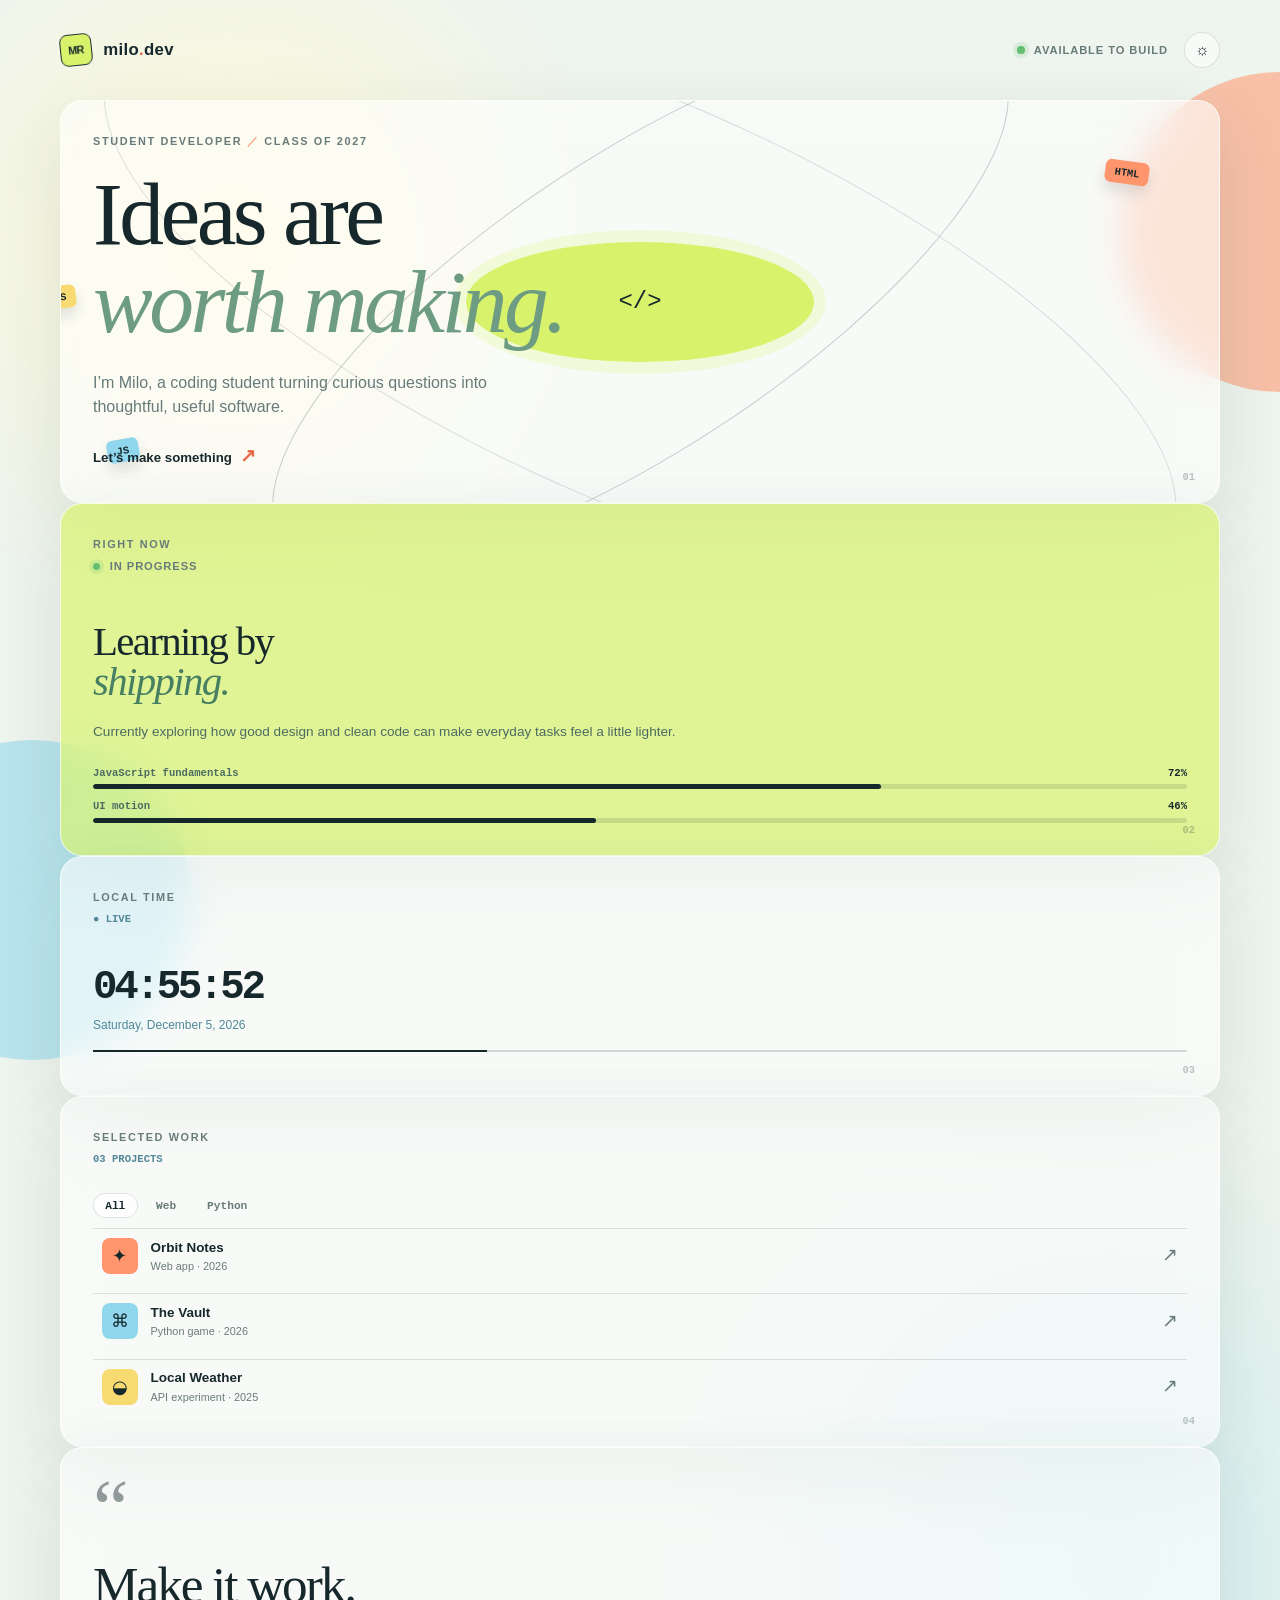
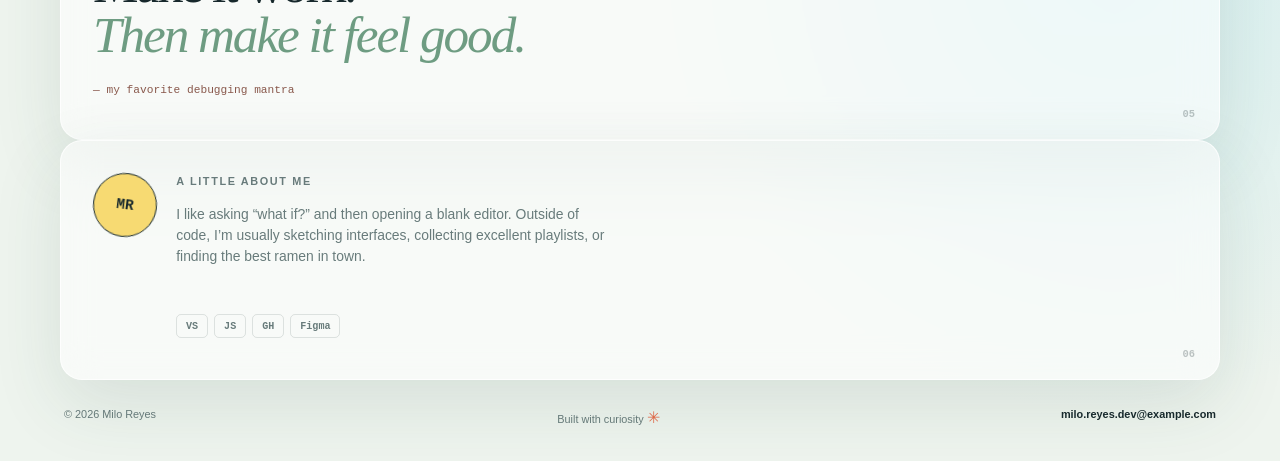
<file: index.html>
<!doctype html>
<html lang="en">

<head>
  <meta charset="utf-8">
  <meta name="viewport" content="width=device-width, initial-scale=1">
  <title>Milo Reyes | Student Developer</title>
  <meta name="description"
    content="The digital workshop of Milo Reyes, a student developer building useful little things for the web.">
  <link rel="stylesheet" href="styles.css">
</head>

<body>
  <div class="ambient ambient-one" aria-hidden="true"></div>
  <div class="ambient ambient-two" aria-hidden="true"></div>

  <header class="site-header">
    <a class="brand" href="index.html" aria-label="Milo Reyes home"><span class="brand-mark">MR</span><span>milo<span
          class="brand-dot">.</span>dev</span></a>
    <div class="header-actions"><span class="availability"><span class="status-dot"></span> Available to
        build</span><button class="icon-button" id="theme-toggle" type="button" aria-label="Switch to light mode"
        title="Toggle color mode">☼</button></div>
  </header>

  <main class="bento-grid">
    <section class="panel hero-panel reveal">
      <div class="hero-copy">
        <p class="eyebrow">Student developer <span>／</span> class of 2027</p>
        <h1>Ideas are<br><em>worth making.</em></h1>
        <p class="hero-intro">I’m Milo, a coding student turning curious questions into thoughtful, useful software.</p>
        <a class="text-link" href="mailto:milo.reyes.dev@example.com">Let’s make something <span>↗</span></a>
      </div>
      <div class="hero-orbit" aria-hidden="true">
        <div class="orbit-ring orbit-ring-large"></div>
        <div class="orbit-ring orbit-ring-small"></div>
        <div class="orbit-core">&lt;/&gt;</div><span class="orbit-tag tag-html">HTML</span><span
          class="orbit-tag tag-js">JS</span><span class="orbit-tag tag-css">CSS</span>
      </div>
      <span class="panel-number">01</span>
    </section>

    <section class="panel now-panel reveal reveal-delay-1">
      <div class="panel-heading">
        <p class="eyebrow">Right now</p><span class="pulse-label"><span class="status-dot"></span> In progress</span>
      </div>
      <h2>Learning by<br><span>shipping.</span></h2>
      <p class="muted-copy">Currently exploring how good design and clean code can make everyday tasks feel a little
        lighter.</p>
      <div class="progress-row"><span>JavaScript fundamentals</span><strong>72%</strong></div>
      <div class="progress-track"><span style="--progress: 72%"></span></div>
      <div class="progress-row"><span>UI motion</span><strong>46%</strong></div>
      <div class="progress-track"><span style="--progress: 46%"></span></div><span class="panel-number">02</span>
    </section>

    <section class="panel clock-panel reveal reveal-delay-2">
      <div class="panel-heading">
        <p class="eyebrow">Local time</p><span class="clock-signal">● live</span>
      </div><time id="live-clock">09:41:08</time>
      <p id="live-date">Tuesday, September 15, 2026</p>
      <div class="clock-bar"><span></span></div><span class="panel-number">03</span>
    </section>

    <section class="panel projects-panel reveal reveal-delay-1" id="projects">
      <div class="panel-heading">
        <p class="eyebrow">Selected work</p><span class="project-count">03 projects</span>
      </div>
      <div class="filter-row" role="group" aria-label="Filter projects"><button class="filter-button active"
          data-filter="all" type="button">All</button><button class="filter-button" data-filter="web"
          type="button">Web</button><button class="filter-button" data-filter="python" type="button">Python</button>
      </div>
      <div class="project-list"><a class="project-item" data-category="web" href="#projects"><span
            class="project-icon peach">✦</span><span><strong>Orbit Notes</strong><small>Web app ·
              2026</small></span><span class="arrow">↗</span></a><a class="project-item" data-category="python"
          href="#projects"><span class="project-icon blue">⌘</span><span><strong>The Vault</strong><small>Python game ·
              2026</small></span><span class="arrow">↗</span></a><a class="project-item" data-category="web"
          href="#projects"><span class="project-icon yellow">◒</span><span><strong>Local Weather</strong><small>API
              experiment · 2025</small></span><span class="arrow">↗</span></a></div><span class="panel-number">04</span>
    </section>

    <section class="panel quote-panel reveal reveal-delay-2"><span class="quote-mark">“</span>
      <blockquote>Make it work.<br><em>Then make it feel good.</em></blockquote>
      <p class="quote-credit">— my favorite debugging mantra</p><span class="panel-number">05</span>
    </section>

    <section class="panel about-panel reveal reveal-delay-3">
      <div class="about-avatar" aria-hidden="true">MR</div>
      <div>
        <p class="eyebrow">A little about me</p>
        <p class="about-copy">I like asking “what if?” and then opening a blank editor. Outside of code, I’m usually
          sketching interfaces, collecting excellent playlists, or finding the best ramen in town.</p>
      </div>
      <div class="tool-stack"><span>VS</span><span>JS</span><span>GH</span><span>Figma</span></div><span
        class="panel-number">06</span>
    </section>
  </main>

  <footer class="site-footer"><span>© 2026 Milo Reyes</span><span>Built with curiosity <span
        class="footer-star">✳</span></span><a href="mailto:milo.reyes.dev@example.com">milo.reyes.dev@example.com</a>
  </footer>
  <script src="app.js"></script>
</body>

</html>
</file>
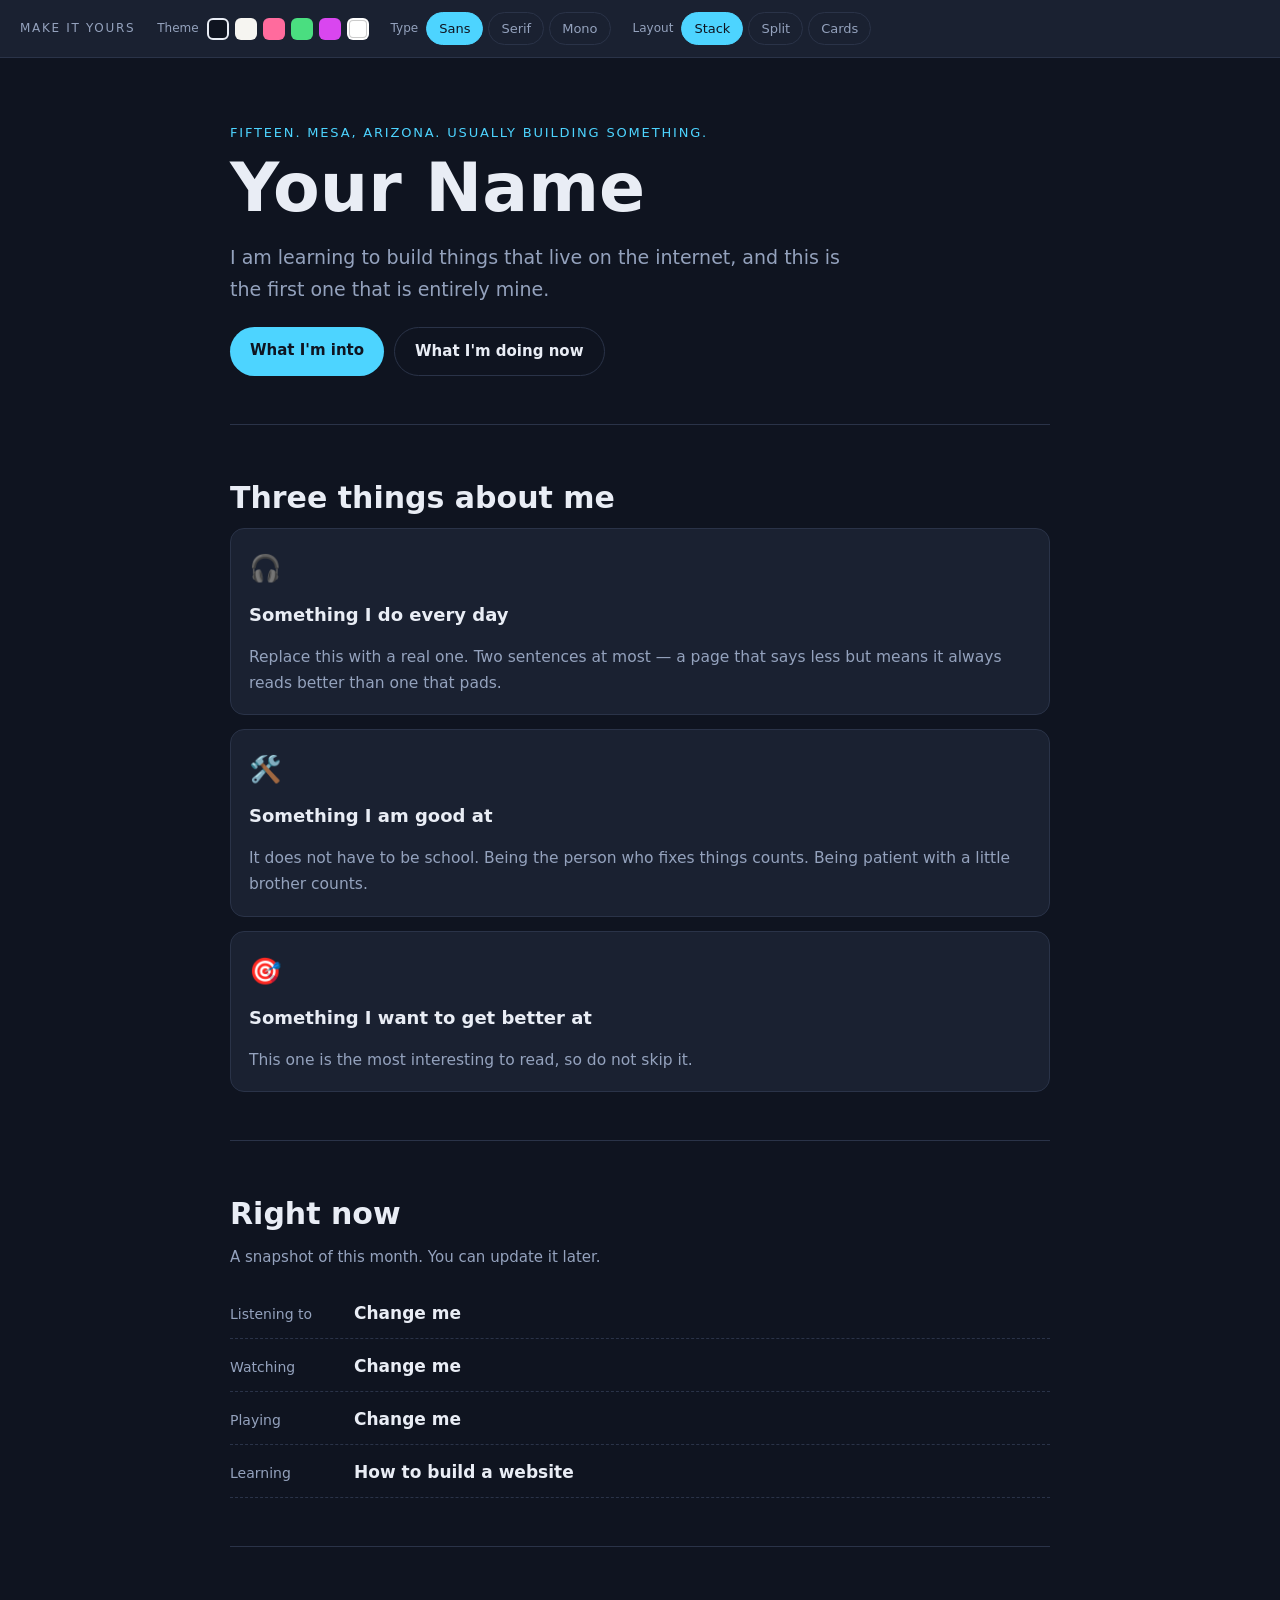
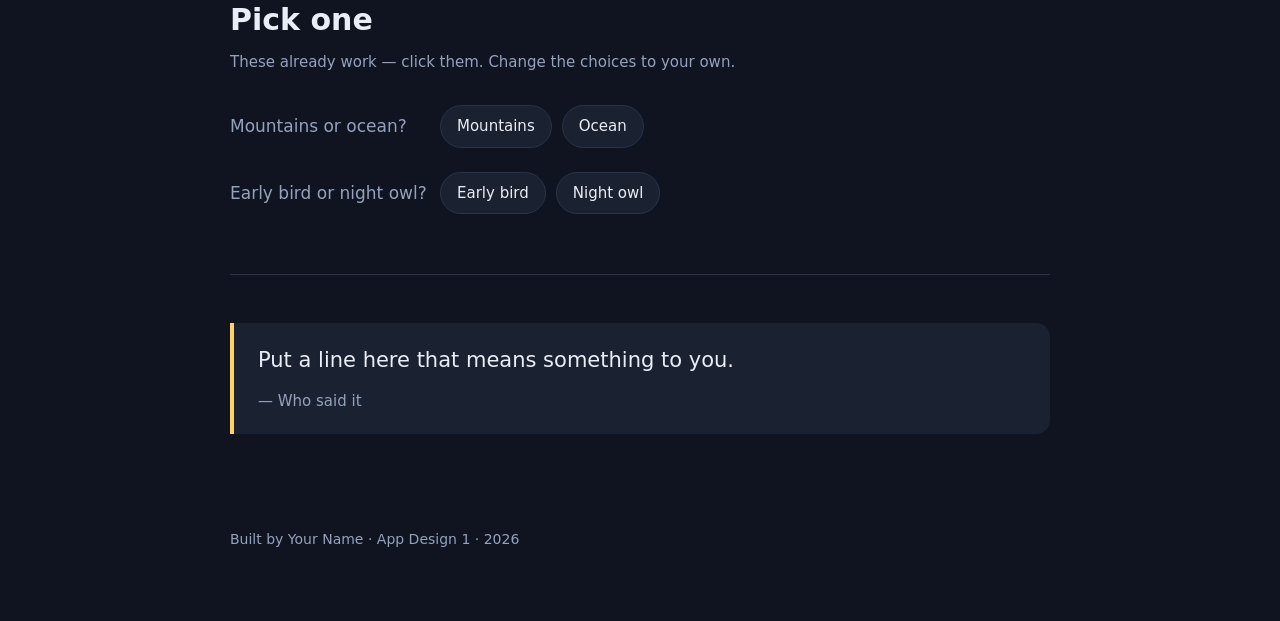
<file: assignments/01-this-is-me/index.html>
<!DOCTYPE html>
<html lang="en" data-theme="midnight" data-font="sans" data-layout="stack">
<head>
  <meta charset="utf-8">
  <meta name="viewport" content="width=device-width, initial-scale=1">

  <!-- TODO 1 — Put your name in the tab.
       This is what shows on the browser tab, not on the page. -->
  <title>This Is Me — Your Name Here</title>

  <link rel="stylesheet" href="styles.css">
</head>
<body>

<!-- ═══════════════════════════════════════════════════════════════════════
     THE CONTROL BAR
     These buttons already work. You do not have to touch them.
     Later in the unit you will learn how they work.
     ═══════════════════════════════════════════════════════════════════ -->
<header class="controls" aria-label="Page controls">
  <span class="controls-label">Make it yours</span>

  <div class="control">
    <span class="control-name">Theme</span>
    <div class="swatches" data-control="theme">
      <button data-value="midnight" class="sw sw-midnight" aria-label="Midnight"></button>
      <button data-value="paper"    class="sw sw-paper"    aria-label="Paper"></button>
      <button data-value="sunset"   class="sw sw-sunset"   aria-label="Sunset"></button>
      <button data-value="forest"   class="sw sw-forest"   aria-label="Forest"></button>
      <button data-value="candy"    class="sw sw-candy"    aria-label="Candy"></button>
      <button data-value="mono"     class="sw sw-mono"     aria-label="Mono"></button>
    </div>
  </div>

  <div class="control">
    <span class="control-name">Type</span>
    <div class="pills" data-control="font">
      <button data-value="sans">Sans</button>
      <button data-value="serif">Serif</button>
      <button data-value="mono">Mono</button>
    </div>
  </div>

  <div class="control">
    <span class="control-name">Layout</span>
    <div class="pills" data-control="layout">
      <button data-value="stack">Stack</button>
      <button data-value="split">Split</button>
      <button data-value="cards">Cards</button>
    </div>
  </div>
</header>

<main>

  <!-- ═════════════════════════════════════════════════════════════════════
       SECTION 1 — THE HERO
       This is the first thing anyone sees. Make it sound like you.
       ═══════════════════════════════════════════════════════════════════ -->
  <section class="hero">
    <!-- TODO 2 — Replace this with something true about you in 3-5 words.
         Not "Welcome to my website". Something only you would write. -->
    <p class="eyebrow">Fifteen. Mesa, Arizona. Usually building something.</p>

    <!-- TODO 3 — Your name. This is the biggest text on the page. -->
    <h1>Your Name</h1>

    <!-- TODO 4 — One sentence. What should someone know about you first? -->
    <p class="lede">
      I am learning to build things that live on the internet, and this is the
      first one that is entirely mine.
    </p>

    <!-- TODO 5 — Change these two buttons to say what YOU want them to say. -->
    <div class="hero-actions">
      <a class="btn btn-solid" href="#things">What I'm into</a>
      <a class="btn btn-ghost" href="#now">What I'm doing now</a>
    </div>
  </section>

  <!-- ═════════════════════════════════════════════════════════════════════
       SECTION 2 — THREE THINGS
       ═══════════════════════════════════════════════════════════════════ -->
  <section id="things">
    <h2>Three things about me</h2>

    <div class="grid">
      <!-- TODO 6 — Replace all three cards. Keep the shape, change the words.
           The emoji is just text — swap it for any character you like. -->
      <article class="card" data-reveal>
        <span class="card-icon">🎧</span>
        <h3>Something I do every day</h3>
        <p>Replace this with a real one. Two sentences at most — a page that
           says less but means it always reads better than one that pads.</p>
      </article>

      <article class="card" data-reveal>
        <span class="card-icon">🛠️</span>
        <h3>Something I am good at</h3>
        <p>It does not have to be school. Being the person who fixes things
           counts. Being patient with a little brother counts.</p>
      </article>

      <article class="card" data-reveal>
        <span class="card-icon">🎯</span>
        <h3>Something I want to get better at</h3>
        <p>This one is the most interesting to read, so do not skip it.</p>
      </article>
    </div>
  </section>

  <!-- ═════════════════════════════════════════════════════════════════════
       SECTION 3 — THE NOW LIST
       ═══════════════════════════════════════════════════════════════════ -->
  <section id="now">
    <h2>Right now</h2>
    <p class="section-note">A snapshot of this month. You can update it later.</p>

    <!-- TODO 7 — Change every line. Add or delete rows: copy a whole
         <li> ... </li> block to add one, delete the block to remove one. -->
    <ul class="nowlist">
      <li><span class="now-k">Listening to</span><span class="now-v">Change me</span></li>
      <li><span class="now-k">Watching</span><span class="now-v">Change me</span></li>
      <li><span class="now-k">Playing</span><span class="now-v">Change me</span></li>
      <li><span class="now-k">Learning</span><span class="now-v">How to build a website</span></li>
    </ul>
  </section>

  <!-- ═════════════════════════════════════════════════════════════════════
       SECTION 4 — THE PICK-ONE
       Click the options. The page remembers your answer.
       ═══════════════════════════════════════════════════════════════════ -->
  <section>
    <h2>Pick one</h2>
    <p class="section-note">These already work — click them. Change the choices to your own.</p>

    <!-- TODO 8 — Write two of your own either/or questions.
         Change the text inside the buttons. -->
    <div class="picker" data-picker="q1">
      <span class="picker-q">Mountains or ocean?</span>
      <button data-pick="Mountains">Mountains</button>
      <button data-pick="Ocean">Ocean</button>
    </div>

    <div class="picker" data-picker="q2">
      <span class="picker-q">Early bird or night owl?</span>
      <button data-pick="Early bird">Early bird</button>
      <button data-pick="Night owl">Night owl</button>
    </div>
  </section>

  <!-- ═════════════════════════════════════════════════════════════════════
       SECTION 5 — THE QUOTE
       ═══════════════════════════════════════════════════════════════════ -->
  <section>
    <!-- TODO 9 — A line you actually like. A lyric, a saying, your own words. -->
    <blockquote>
      <p>Put a line here that means something to you.</p>
      <cite>— Who said it</cite>
    </blockquote>
  </section>

</main>

<footer>
  <!-- TODO 10 — Your name and the year. -->
  <p>Built by Your Name · App Design 1 · 2026</p>
</footer>

<!-- app.js is DONE FOR YOU. Do not edit it yet — we open it in Unit 03. -->
<script src="app.js"></script>
</body>
</html>
</file>
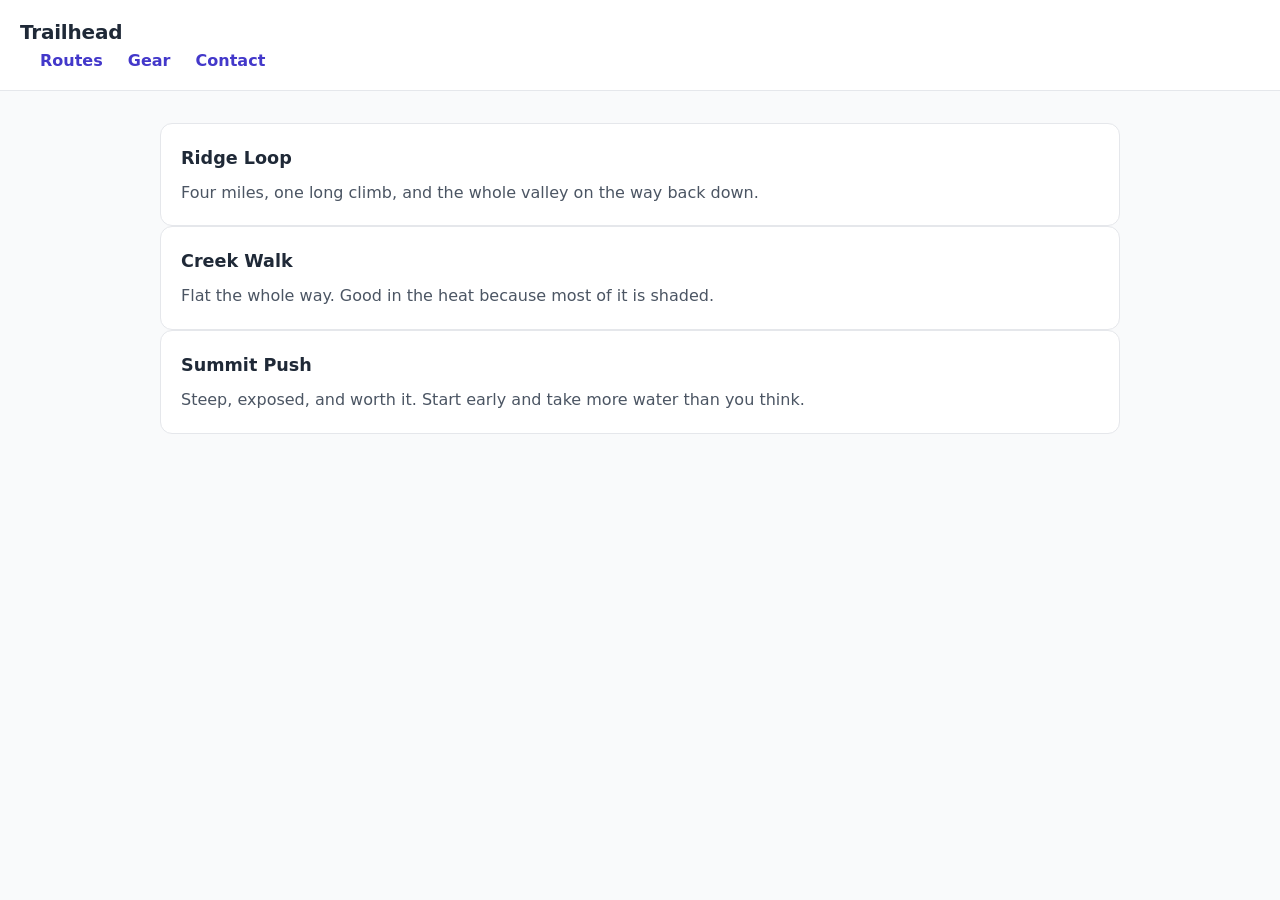
<file: day-24/starter.html>
<!doctype html>
<html lang="en">
<head>
  <meta charset="utf-8">
  <meta name="viewport" content="width=device-width,initial-scale=1">
  <title>Trailhead — starter</title>
  <link rel="stylesheet" href="styles.css">
</head>
<body>

  <!-- Do not change this HTML. Everything you need to do happens in styles.css. -->

  <header class="site-header">
    <div class="logo">Trailhead</div>
    <nav class="nav">
      <a href="#">Routes</a>
      <a href="#">Gear</a>
      <a href="#">Contact</a>
    </nav>
  </header>

  <main>
    <section class="cards">
      <article class="card">
        <h2>Ridge Loop</h2>
        <p>Four miles, one long climb, and the whole valley on the way back down.</p>
      </article>
      <article class="card">
        <h2>Creek Walk</h2>
        <p>Flat the whole way. Good in the heat because most of it is shaded.</p>
      </article>
      <article class="card">
        <h2>Summit Push</h2>
        <p>Steep, exposed, and worth it. Start early and take more water than you think.</p>
      </article>
    </section>
  </main>

</body>
</html>
</file>
<file: styles.css>
:root {
  --ink: #17282c;
  --muted: #687b7b;
  --paper: #eef4ee;
  --panel: rgba(255, 255, 255, .57);
  --line: rgba(23, 40, 44, .12);
  --lime: #d8f36b;
  --orange: #ff956d;
  --blue: #90d7ed;
  --yellow: #f7da72;
  --shadow: 0 24px 70px rgba(44, 81, 69, .12);
}

*,
*::before,
*::after {
  box-sizing: border-box;
}

html {
  scroll-behavior: smooth;
}

body {
  min-height: 100vh;
  margin: 0;
  padding: 2rem clamp(1.1rem, 4vw, 5rem) 1.5rem;
  overflow-x: hidden;
  background: radial-gradient(circle at 18% 12%, #fff9d8 0, transparent 24rem), radial-gradient(circle at 87% 76%, #d5eff0 0, transparent 28rem), var(--paper);
  color: var(--ink);
  font: 400 1rem/1.5 "Trebuchet MS", "Segoe UI", sans-serif;
}

.ambient {
  position: fixed;
  z-index: -1;
  width: 20rem;
  height: 20rem;
  border-radius: 50%;
  opacity: .55;
  pointer-events: none;
}

.ambient-one {
  top: 8%;
  right: -10rem;
  background: var(--orange);
  animation: drift 16s ease-in-out infinite alternate;
}

.ambient-two {
  bottom: -10rem;
  left: -8rem;
  background: var(--blue);
  animation: drift 20s ease-in-out infinite alternate-reverse;
}

.site-header,
.bento-grid,
.site-footer {
  width: min(100%, 1160px);
  margin-inline: auto;
}

.site-header {
  display: flex;
  align-items: center;
  justify-content: space-between;
  margin-bottom: 2rem;
}

.brand {
  display: inline-flex;
  align-items: center;
  gap: .7rem;
  color: var(--ink);
  font-size: 1.05rem;
  font-weight: 800;
  text-decoration: none;
  letter-spacing: .02em;
}

.brand-mark {
  display: grid;
  width: 2rem;
  height: 2rem;
  place-items: center;
  border: 1px solid var(--ink);
  border-radius: 8px;
  background: var(--lime);
  font-size: .67rem;
  letter-spacing: -.05em;
  transform: rotate(-6deg);
}

.brand-dot {
  color: #e76948;
}

.header-actions {
  display: flex;
  align-items: center;
  gap: 1rem;
}

.availability,
.pulse-label {
  color: var(--muted);
  font-size: .7rem;
  font-weight: 700;
  letter-spacing: .08em;
  text-transform: uppercase;
}

.status-dot {
  display: inline-block;
  width: .45rem;
  height: .45rem;
  margin-right: .35rem;
  border-radius: 50%;
  background: #66be73;
  box-shadow: 0 0 0 4px rgba(102, 190, 115, .15);
}

.icon-button {
  width: 2.25rem;
  height: 2.25rem;
  border: 1px solid var(--line);
  border-radius: 50%;
  background: var(--panel);
  color: var(--ink);
  cursor: pointer;
  font-size: 1rem;
  transition: transform .2s ease, background .2s ease;
}

.icon-button:hover {
  background: var(--lime);
  transform: rotate(25deg);
}

+.bento-grid {
  display: grid;
  grid-template-columns: repeat(4, 1fr);
  gap: 1rem;
}

.panel {
  position: relative;
  overflow: hidden;
  min-height: 15rem;
  padding: clamp(1.35rem, 3vw, 2rem);
  border: 1px solid rgba(255, 255, 255, .75);
  border-radius: 22px;
  background: var(--panel);
  box-shadow: var(--shadow);
  backdrop-filter: blur(18px);
  transition: transform .35s ease, box-shadow .35s ease;
}

.panel:hover {
  box-shadow: 0 28px 85px rgba(44, 81, 69, .18);
  transform: translateY(-4px);
}

+.hero-panel {
  display: flex;
  grid-column: span 3;
  min-height: 23rem;
  background: linear-gradient(120deg, rgba(255, 255, 255, .67), rgba(255, 255, 255, .28));
}

.hero-copy {
  position: relative;
  z-index: 1;
  max-width: 55%;
}

.eyebrow {
  margin: 0 0 1.3rem;
  color: var(--muted);
  font-size: .68rem;
  font-weight: 800;
  letter-spacing: .15em;
  text-transform: uppercase;
}

.eyebrow span {
  color: var(--orange);
}

h1,
h2,
blockquote {
  margin: 0;
  font-family: Georgia, "Times New Roman", serif;
  font-weight: 400;
  line-height: .98;
  letter-spacing: -.04em;
}

h1 {
  font-size: clamp(3.2rem, 7vw, 6.4rem);
}

h1 em,
blockquote em {
  color: #6e9c82;
  font-style: italic;
}

.hero-intro {
  max-width: 25rem;
  margin: 1.6rem 0 1.4rem;
  color: var(--muted);
  font-size: 1rem;
}

.text-link {
  color: var(--ink);
  font-size: .83rem;
  font-weight: 800;
  text-decoration: none;
}

.text-link span {
  display: inline-block;
  margin-left: .3rem;
  color: #e76948;
  font-size: 1.2rem;
  transition: transform .2s ease;
}

.text-link:hover span {
  transform: translate(3px, -3px);
}

+.hero-orbit {
  position: absolute;
  right: 5%;
  top: 12%;
  width: 19rem;
  height: 19rem;
}

.orbit-ring {
  position: absolute;
  inset: 0;
  border: 1px solid rgba(23, 40, 44, .14);
  border-radius: 50%;
  transform: rotate(25deg) skew(-8deg);
}

.orbit-ring-large {
  animation: spin 22s linear infinite;
}

.orbit-ring-small {
  inset: 13%;
  transform: rotate(-35deg) skew(12deg);
  border-color: rgba(23, 40, 44, .22);
  animation: spin-reverse 16s linear infinite;
}

.orbit-core {
  position: absolute;
  inset: 35%;
  display: grid;
  place-items: center;
  border-radius: 50%;
  background: var(--lime);
  color: var(--ink);
  font-family: monospace;
  font-size: 1.5rem;
  box-shadow: 0 0 0 12px rgba(216, 243, 107, .2);
}

.orbit-tag {
  position: absolute;
  padding: .35rem .6rem;
  border-radius: 6px;
  color: var(--ink);
  font: 700 .65rem monospace;
  box-shadow: 0 8px 14px rgba(23, 40, 44, .12);
}

.tag-html {
  top: 15%;
  right: 6%;
  background: var(--orange);
  transform: rotate(8deg);
}

.tag-js {
  bottom: 10%;
  left: 4%;
  background: var(--blue);
  transform: rotate(-10deg);
}

.tag-css {
  top: 46%;
  left: -2%;
  background: var(--yellow);
  transform: rotate(-7deg);
}

+.panel-heading {
  display: flex;
  align-items: flex-start;
  justify-content: space-between;
  gap: 1rem;
}

.panel-heading .eyebrow {
  margin-bottom: 0;
}

.panel-number {
  position: absolute;
  right: 1.5rem;
  bottom: 1.2rem;
  color: rgba(23, 40, 44, .27);
  font: 700 .65rem monospace;
}

.now-panel {
  grid-column: span 1;
  background: rgba(216, 243, 107, .67);
}

.now-panel h2 {
  margin-top: 2.8rem;
  font-size: 2.55rem;
}

.now-panel h2 span {
  color: #477f62;
  font-style: italic;
}

.muted-copy {
  margin: 1.3rem 0 1.5rem;
  color: #4c6c61;
  font-size: .85rem;
}

.progress-row {
  display: flex;
  justify-content: space-between;
  margin-top: .7rem;
  color: #4c6c61;
  font: 700 .66rem monospace;
}

.progress-row strong {
  color: var(--ink);
}

.progress-track {
  height: .3rem;
  margin-top: .35rem;
  overflow: hidden;
  border-radius: 1rem;
  background: rgba(23, 40, 44, .12);
}

.progress-track span {
  display: block;
  width: var(--progress);
  height: 100%;
  border-radius: inherit;
  background: var(--ink);
  animation: grow .9s ease both;
}

+.clock-panel {
  min-height: 12.5rem;
  background: rgba(144, 215, 237, .58);
}

.clock-signal,
.project-count {
  color: #518798;
  font: 700 .66rem monospace;
  text-transform: uppercase;
}

.clock-panel time {
  display: block;
  margin-top: 2.2rem;
  font: 700 clamp(1.8rem, 4vw, 2.55rem) monospace;
  letter-spacing: -.08em;
}

.clock-panel p:not(.eyebrow) {
  margin: .35rem 0 1rem;
  color: #518798;
  font-size: .75rem;
}

.clock-bar {
  height: 2px;
  background: rgba(23, 40, 44, .16);
}

.clock-bar span {
  display: block;
  width: 36%;
  height: 100%;
  background: var(--ink);
  animation: clock-line 4s linear infinite;
}

+.projects-panel {
  grid-column: span 2;
  min-height: 21rem;
}

.filter-row {
  display: flex;
  gap: .4rem;
  margin: 1.5rem 0 .6rem;
}

.filter-button {
  padding: .35rem .7rem;
  border: 1px solid transparent;
  border-radius: 99px;
  background: transparent;
  color: var(--muted);
  cursor: pointer;
  font: 700 .7rem monospace;
}

.filter-button.active,
.filter-button:hover {
  border-color: var(--line);
  background: rgba(255, 255, 255, .7);
  color: var(--ink);
}

.project-list {
  display: grid;
  gap: .65rem;
}

.project-item {
  display: grid;
  grid-template-columns: 2.3rem 1fr auto;
  align-items: center;
  gap: .75rem;
  padding: .55rem;
  border-top: 1px solid var(--line);
  color: var(--ink);
  text-decoration: none;
  transition: padding .2s ease, background .2s ease;
}

.project-item:hover {
  padding-inline: .8rem;
  background: rgba(255, 255, 255, .45);
}

.project-item.hidden {
  display: none;
}

.project-icon {
  display: grid;
  width: 2.25rem;
  height: 2.25rem;
  place-items: center;
  border-radius: 8px;
  font-size: 1.15rem;
}

.peach {
  background: var(--orange);
}

.blue {
  background: var(--blue);
}

.yellow {
  background: var(--yellow);
}

.project-item strong,
.project-item small {
  display: block;
}

.project-item strong {
  font-size: .84rem;
}

.project-item small {
  color: var(--muted);
  font-size: .68rem;
}

.arrow {
  color: var(--muted);
  font-size: 1.2rem;
}

+.quote-panel {
  grid-column: span 2;
  min-height: 21rem;
  background: #ffb19a;
}

.quote-mark {
  display: block;
  color: rgba(23, 40, 44, .45);
  font: 5rem/.7 Georgia, serif;
}

.quote-panel blockquote {
  margin-top: 1.5rem;
  font-size: clamp(2rem, 4vw, 3.4rem);
}

.quote-credit {
  margin-top: 1.5rem;
  color: #89584c;
  font: .7rem monospace;
}

.about-panel {
  grid-column: span 2;
  display: grid;
  grid-template-columns: auto 1fr;
  align-items: start;
  gap: 1.2rem;
  min-height: 15rem;
}

.about-avatar {
  display: grid;
  width: 4rem;
  height: 4rem;
  place-items: center;
  border: 1px solid var(--ink);
  border-radius: 50%;
  background: var(--yellow);
  font: 800 .9rem monospace;
  transform: rotate(7deg);
}

.about-copy {
  max-width: 27rem;
  margin: -.4rem 0 0;
  color: var(--muted);
  font-size: .87rem;
}

.tool-stack {
  grid-column: 2;
  display: flex;
  gap: .4rem;
  margin-top: 1.2rem;
}

.tool-stack span {
  padding: .34rem .55rem;
  border: 1px solid var(--line);
  border-radius: 5px;
  color: var(--muted);
  font: 700 .63rem monospace;
}

.site-footer {
  display: flex;
  justify-content: space-between;
  gap: 1rem;
  padding: 1.6rem .25rem .3rem;
  color: var(--muted);
  font-size: .68rem;
}

.site-footer a {
  color: var(--ink);
  font-weight: 700;
  text-decoration: none;
}

.footer-star {
  color: #e76948;
  font-size: 1rem;
}

+body.light-mode {
  --ink: #f1f7ed;
  --muted: #a9bbb1;
  --paper: #17282c;
  --panel: rgba(34, 57, 59, .75);
  --line: rgba(230, 245, 228, .14);
  --shadow: 0 24px 70px rgba(0, 0, 0, .18);
  background: radial-gradient(circle at 18% 12%, #526b55 0, transparent 25rem), radial-gradient(circle at 87% 76%, #2c5963 0, transparent 28rem), var(--paper);
}

.light-mode .hero-panel {
  background: linear-gradient(120deg, rgba(55, 79, 74, .8), rgba(33, 59, 59, .72));
}

.light-mode .now-panel {
  background: rgba(92, 117, 70, .72);
}

.light-mode .clock-panel {
  background: rgba(46, 91, 104, .78);
}

.light-mode .quote-panel {
  background: #8d5144;
}

.light-mode h1 em,
.light-mode blockquote em {
  color: var(--lime);
}

.light-mode .muted-copy,
.light-mode .clock-panel p:not(.eyebrow),
.light-mode .clock-signal {
  color: #c1d8cb;
}

.light-mode .project-item:hover,
.light-mode .filter-button.active,
.light-mode .filter-button:hover {
  background: rgba(255, 255, 255, .08);
}

.light-mode .about-panel {
  background: rgba(38, 68, 65, .77);
}

.light-mode .quote-credit {
  color: #f5c5b5;
}

.light-mode .site-footer a {
  color: var(--ink);
}

+.reveal {
  animation: reveal .75s cubic-bezier(.2, .8, .2, 1) both;
}

.reveal-delay-1 {
  animation-delay: .1s;
}

.reveal-delay-2 {
  animation-delay: .2s;
}

.reveal-delay-3 {
  animation-delay: .3s;
}

@keyframes reveal {
  from {
    opacity: 0;
    transform: translateY(18px);
  }

  to {
    opacity: 1;
    transform: translateY(0);
  }
}

@keyframes drift {
  to {
    transform: translate(3rem, -2rem) scale(1.15);
  }
}

@keyframes spin {
  to {
    transform: rotate(385deg) skew(-8deg);
  }
}

@keyframes spin-reverse {
  to {
    transform: rotate(-395deg) skew(12deg);
  }
}

@keyframes grow {
  from {
    width: 0;
  }
}

@keyframes clock-line {
  50% {
    width: 78%;
  }
}

+@media (max-width: 760px) {
  body {
    padding-top: 1.25rem;
  }

  .availability {
    display: none;
  }

  .bento-grid {
    grid-template-columns: 1fr 1fr;
  }

  .hero-panel,
  .projects-panel,
  .quote-panel {
    grid-column: span 2;
  }

  .now-panel,
  .clock-panel,
  .about-panel {
    grid-column: span 1;
  }

  .hero-panel {
    min-height: 28rem;
  }

  .hero-copy {
    max-width: 75%;
  }

  .hero-orbit {
    right: -3rem;
    bottom: -1rem;
    top: auto;
    transform: scale(.75);
  }

  .about-panel {
    grid-column: span 2;
  }
}

+@media (max-width: 500px) {
  body {
    padding-inline: .75rem;
  }

  .site-header {
    margin-bottom: 1rem;
  }

  .bento-grid {
    gap: .7rem;
  }

  .panel {
    border-radius: 17px;
    padding: 1.15rem;
  }

  .hero-panel {
    min-height: 29rem;
  }

  .hero-copy {
    max-width: 100%;
  }

  .hero-orbit {
    right: -4.5rem;
    transform: scale(.65);
  }

  .now-panel h2 {
    font-size: 2rem;
  }

  .clock-panel time {
    font-size: 1.45rem;
  }

  .site-footer {
    flex-wrap: wrap;
    padding-inline: .25rem;
  }

  .site-footer a {
    width: 100%;
    order: 3;
  }
}
</file>
<file: assignments/01-this-is-me/styles.css>
/* ═══════════════════════════════════════════════════════════════════════════
   styles.css — how the page LOOKS.
   This is the file you will spend the most time in.

   Everything below is grouped and labelled. You can change any value.
   If you break something badly, delete what you changed and save again.
   ═══════════════════════════════════════════════════════════════════════ */


/* ── THE THEMES ────────────────────────────────────────────────────────────
   Six colour schemes. The buttons at the top switch between them by changing
   data-theme on the <html> tag, and each block below fills in the same six
   names with different colours.

   TODO 11 — Pick your favourite theme, then change ITS colours to yours.
   Use https://coolors.co if you want help choosing.                        */

[data-theme="midnight"] {
  --bg:        #0f1420;   /* page background      */
  --surface:   #1a2131;   /* cards and boxes      */
  --text:      #e9edf5;   /* main writing         */
  --muted:     #94a2bd;   /* quieter writing      */
  --accent:    #4dd4ff;   /* buttons, highlights  */
  --accent-2:  #ffd166;   /* a second highlight   */
  --line:      #2a3348;   /* borders              */
}
[data-theme="paper"] {
  --bg: #f6f5f1; --surface: #ffffff; --text: #16181d; --muted: #5d6470;
  --accent: #2f6df6; --accent-2: #e0562f; --line: #dcd9d2;
}
[data-theme="sunset"] {
  --bg: #1b1020; --surface: #2a1730; --text: #ffeaf3; --muted: #c79bb4;
  --accent: #ff6b9d; --accent-2: #ffb86b; --line: #45264f;
}
[data-theme="forest"] {
  --bg: #0d1a14; --surface: #14261d; --text: #e6f4ea; --muted: #8fb5a0;
  --accent: #4ade80; --accent-2: #fbbf24; --line: #21382b;
}
[data-theme="candy"] {
  --bg: #fff5fb; --surface: #ffffff; --text: #2b1b2b; --muted: #7c6280;
  --accent: #d946ef; --accent-2: #22d3ee; --line: #f2dcec;
}
[data-theme="mono"] {
  --bg: #ffffff; --surface: #fafafa; --text: #111111; --muted: #666666;
  --accent: #111111; --accent-2: #666666; --line: #e2e2e2;
}


/* ── THE TYPEFACES ─────────────────────────────────────────────────────────
   The Type buttons swap data-font on <html>. These are system fonts, so they
   load instantly and work offline.                                          */

[data-font="sans"]  { --face: system-ui, -apple-system, "Segoe UI", Roboto, sans-serif; }
[data-font="serif"] { --face: Georgia, "Iowan Old Style", "Times New Roman", serif; }
[data-font="mono"]  { --face: ui-monospace, "Cascadia Code", Consolas, monospace; }


/* ── THE BASICS ────────────────────────────────────────────────────────────
   TODO 12 — Try changing --radius to 0 for sharp corners, or 24px for round. */

:root { --radius: 14px; --pad: 20px; --max: 860px; }

* { box-sizing: border-box; }

body {
  margin: 0;
  background: var(--bg);
  color: var(--text);
  font-family: var(--face);
  font-size: 17px;
  line-height: 1.65;
  /* transition makes the theme change fade instead of snap */
  transition: background .25s ease, color .25s ease;
}

main { max-width: var(--max); margin: 0 auto; padding: 0 var(--pad); }

section { padding: 48px 0; border-bottom: 1px solid var(--line); }
section:last-of-type { border-bottom: 0; }


/* ── HEADINGS AND TEXT ─────────────────────────────────────────────────────
   TODO 13 — Make the h1 bigger or smaller. clamp() means: never below the
   first number, never above the last, and it scales in between.             */

h1 { font-size: clamp(38px, 8vw, 68px); line-height: 1.05; margin: 8px 0 14px; }
h2 { font-size: clamp(22px, 4vw, 30px); margin: 0 0 6px; }
h3 { font-size: 18px; margin: 10px 0 6px; }

.eyebrow {
  font-size: 13px; letter-spacing: .14em; text-transform: uppercase;
  color: var(--accent); margin: 0;
}
.lede { font-size: 19px; color: var(--muted); max-width: 52ch; }
.section-note { color: var(--muted); font-size: 15px; margin: 0 0 18px; }


/* ── THE HERO ──────────────────────────────────────────────────────────── */

.hero { padding: 64px 0 48px; }
.hero-actions { display: flex; gap: 10px; flex-wrap: wrap; margin-top: 22px; }

.btn {
  display: inline-block; padding: 11px 20px; border-radius: 999px;
  text-decoration: none; font-size: 15px; font-weight: 600;
  transition: transform .15s ease;
}
.btn:hover { transform: translateY(-2px); }
.btn-solid { background: var(--accent); color: var(--bg); }
.btn-ghost { border: 1px solid var(--line); color: var(--text); }


/* ── THE CARDS ─────────────────────────────────────────────────────────────
   The Layout buttons change data-layout, and the three rules below decide
   how the cards arrange themselves.                                         */

.grid { display: grid; gap: 14px; }
[data-layout="stack"] .grid { grid-template-columns: 1fr; }
[data-layout="split"] .grid { grid-template-columns: repeat(auto-fit, minmax(240px, 1fr)); }
[data-layout="cards"] .grid { grid-template-columns: repeat(auto-fit, minmax(170px, 1fr)); }

.card {
  background: var(--surface); border: 1px solid var(--line);
  border-radius: var(--radius); padding: 18px;
  /* these two lines are the fade-in — app.js adds .is-in when you scroll */
  opacity: 0; transform: translateY(10px);
  transition: opacity .5s ease, transform .5s ease, border-color .2s;
}
.card.is-in { opacity: 1; transform: none; }
.card:hover { border-color: var(--accent); }
.card-icon { font-size: 26px; }
.card p { color: var(--muted); font-size: 15.5px; margin-bottom: 0; }


/* ── THE NOW LIST ──────────────────────────────────────────────────────── */

.nowlist { list-style: none; padding: 0; margin: 0;
  display: flex; flex-direction: column; gap: 2px; }
.nowlist li {
  display: flex; gap: 14px; align-items: baseline;
  padding: 11px 0; border-bottom: 1px dashed var(--line);
}
.now-k { color: var(--muted); font-size: 14px; min-width: 110px; }
.now-v { font-weight: 600; }


/* ── THE PICKERS ───────────────────────────────────────────────────────── */

.picker { display: flex; align-items: center; gap: 10px; flex-wrap: wrap;
  padding: 12px 0; }
.picker-q { min-width: 200px; color: var(--muted); }
.picker button {
  font: inherit; font-size: 15px; padding: 8px 16px; cursor: pointer;
  background: var(--surface); color: var(--text);
  border: 1px solid var(--line); border-radius: 999px;
  transition: border-color .15s, background .15s;
}
.picker button:hover { border-color: var(--accent); }
.picker button.is-picked { background: var(--accent); color: var(--bg);
  border-color: var(--accent); }


/* ── THE QUOTE ─────────────────────────────────────────────────────────── */

blockquote {
  margin: 0; padding: 20px 24px; background: var(--surface);
  border-left: 4px solid var(--accent-2); border-radius: 0 var(--radius) var(--radius) 0;
}
blockquote p { font-size: 21px; margin: 0 0 8px; }
cite { color: var(--muted); font-style: normal; font-size: 15px; }


/* ── THE CONTROL BAR ───────────────────────────────────────────────────────
   You can restyle this, but do not delete it — the buttons are how the
   page changes.                                                             */

.controls {
  position: sticky; top: 0; z-index: 10;
  display: flex; gap: 22px; align-items: center; flex-wrap: wrap;
  padding: 12px var(--pad);
  background: var(--surface); border-bottom: 1px solid var(--line);
}
.controls-label { font-size: 12px; letter-spacing: .14em; text-transform: uppercase;
  color: var(--muted); }
.control { display: flex; align-items: center; gap: 8px; }
.control-name { font-size: 12px; color: var(--muted); }

.swatches { display: flex; gap: 6px; }
.sw { width: 22px; height: 22px; border-radius: 6px; cursor: pointer;
  border: 2px solid transparent; }
.sw.is-on { border-color: var(--text); }
.sw-midnight { background: #0f1420; } .sw-paper { background: #f6f5f1; }
.sw-sunset   { background: #ff6b9d; } .sw-forest { background: #4ade80; }
.sw-candy    { background: #d946ef; } .sw-mono   { background: #ffffff;
  box-shadow: inset 0 0 0 1px #ccc; }

.pills { display: flex; gap: 5px; }
.pills button {
  font: inherit; font-size: 13px; padding: 5px 12px; cursor: pointer;
  background: transparent; color: var(--muted);
  border: 1px solid var(--line); border-radius: 999px;
}
.pills button.is-on { background: var(--accent); color: var(--bg);
  border-color: var(--accent); }


/* ── THE FOOTER ────────────────────────────────────────────────────────── */

footer { max-width: var(--max); margin: 0 auto; padding: 32px var(--pad) 56px;
  color: var(--muted); font-size: 14px; }


/* ── PHONES ────────────────────────────────────────────────────────────────
   Anything inside this block only applies on screens under 600px wide.
   TODO 14 — Open your page on your phone and see if anything looks wrong.  */

@media (max-width: 600px) {
  body { font-size: 16px; }
  section { padding: 34px 0; }
  .hero { padding: 40px 0 30px; }
  .now-k { min-width: 90px; }
  .controls { gap: 14px; }
}


/* ── ACCESSIBILITY ─────────────────────────────────────────────────────────
   Some people set their device to reduce motion. This turns the animations
   off for them. Leave it in.                                               */

/* Printing: no animation runs, so force everything visible. A printed page with
   three empty boxes is the worst possible version of this assignment. */
@media print {
  .card { opacity: 1 !important; transform: none !important; }
  .controls { display: none; }
  body { background: #fff; color: #000; }
}

@media (prefers-reduced-motion: reduce) {
  * { transition: none !important; animation: none !important; }
  .card { opacity: 1; transform: none; }
}
</file>
<file: day-24/styles.css>
/* ============================================================
   Trailhead — styles.css
   Everything you write today goes in this file.
   The base styling is already done. You are doing the LAYOUT.
   ============================================================ */

body{
  margin: 0;
  font-family: system-ui, -apple-system, "Segoe UI", sans-serif;
  color: #1f2937;
  background: #f9fafb;
  line-height: 1.6;
}

main{ max-width: 60rem; margin: 0 auto; padding: 2rem 1.25rem; }


/* ------------------------------------------------------------
   1. THE HEADER ROW
   Right now the logo and the nav are stacked on top of each other,
   because a div and a nav are both block elements.

   Make them sit on ONE row, with the logo hard left, the nav hard
   right, and both lined up through the middle.

   Ask yourself in this order:
     - which element is the CONTAINER? that is what gets display:flex
     - which axis is the main axis right now?
     - which property spaces things ALONG that axis?
     - which property lines things up ACROSS it?
   ------------------------------------------------------------ */

.site-header{
  background: #ffffff;
  border-bottom: 1px solid #e5e7eb;
  padding: 1rem 1.25rem;

  /* YOUR CODE HERE */

}

.logo{ font-weight: 800; font-size: 1.25rem; letter-spacing: -0.01em; }

.nav a{
  color: #4338ca;
  text-decoration: none;
  font-weight: 600;
  margin-left: 1.25rem;
}


/* ------------------------------------------------------------
   2. THE CARD ROW
   The three cards are stacked. Put them side by side, sharing the
   width evenly, with a real gap between them — not a margin.

   Two of these go on the CONTAINER and one goes on the CARDS.
   Work out which is which before you type anything.
   ------------------------------------------------------------ */

.cards{

  /* YOUR CODE HERE */

}

.card{
  background: #ffffff;
  border: 1px solid #e5e7eb;
  border-radius: 12px;
  padding: 1.25rem;

  /* YOUR CODE HERE — how does a card take an equal share? */

}

.card h2{ margin: 0 0 .5rem; font-size: 1.1rem; }
.card p{ margin: 0; color: #4b5563; }


/* ------------------------------------------------------------
   3. IF YOU FINISH EARLY
   Change .cards to flex-direction: column and look at what happens
   to the property you used to space them out. Then change it back.
   That one change is the whole lesson.
   ------------------------------------------------------------ */
</file>
